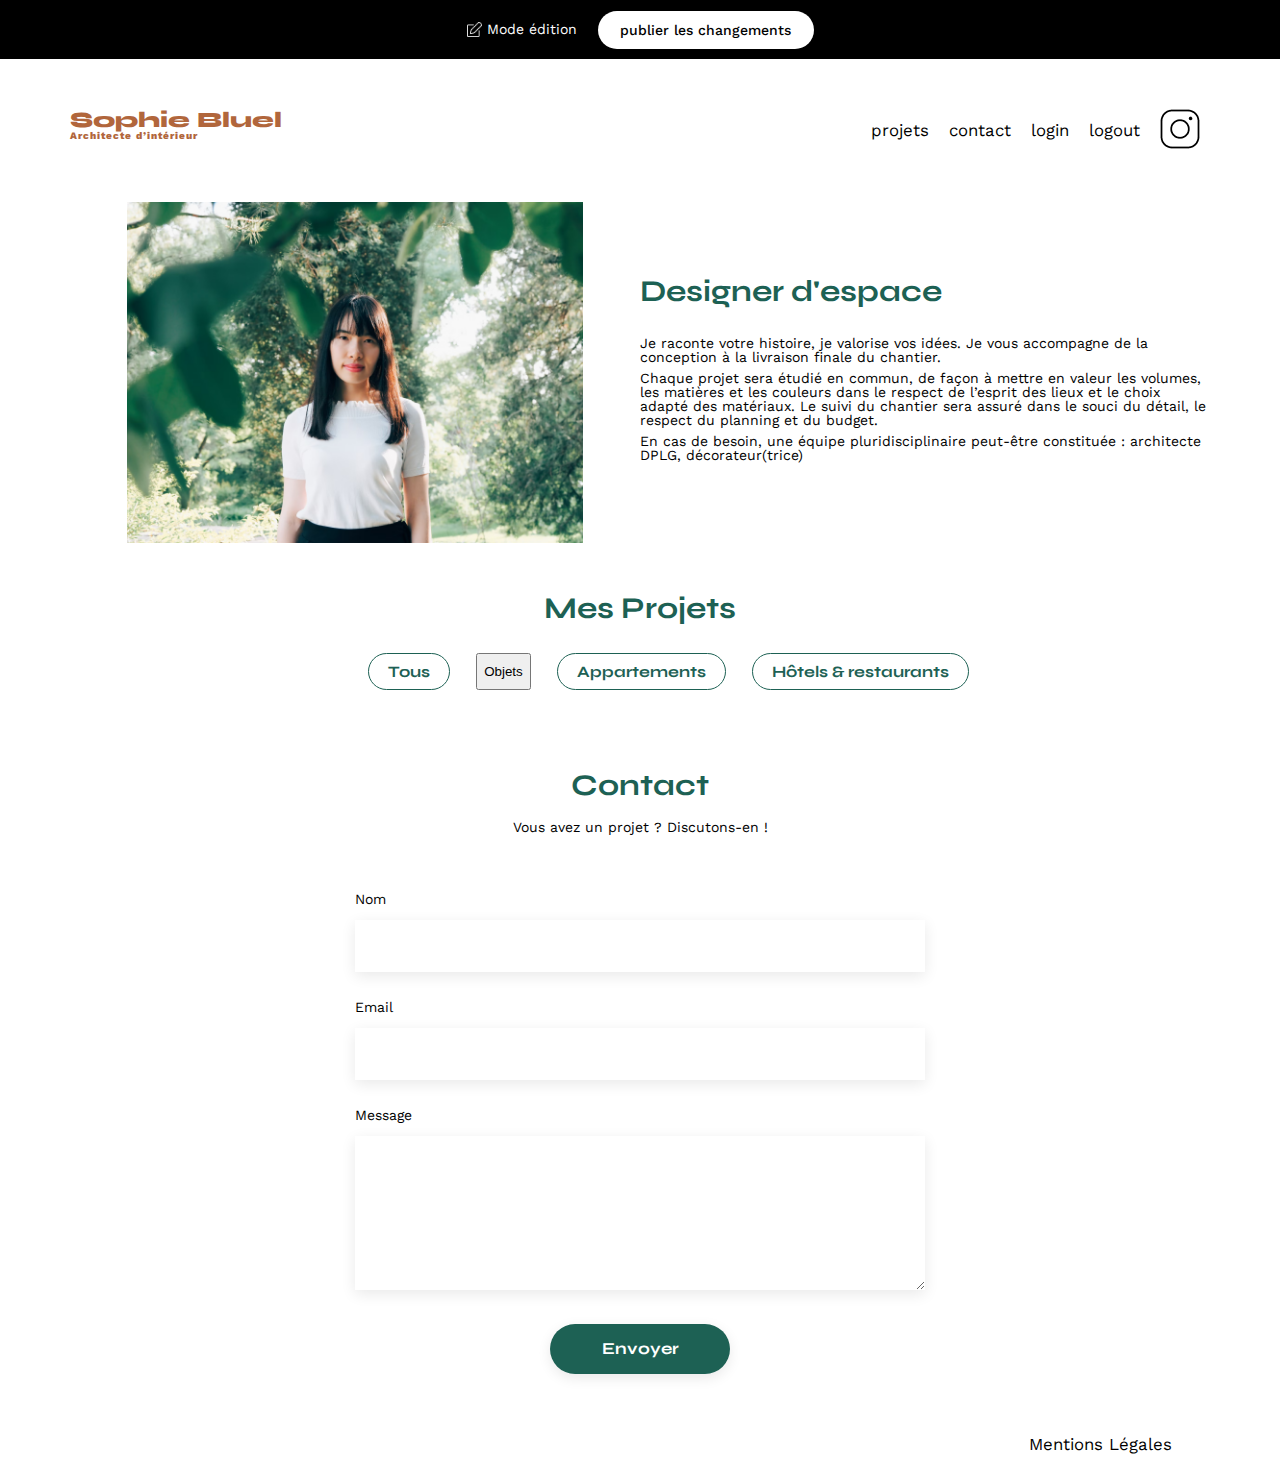
<file: FrontEnd/index.html>
<!DOCTYPE html>
<html lang="fr">

<head>
  <meta charset="UTF-8">
  <title>Sophie Bluel - Architecte d'intérieur</title>
  <meta name="viewport" content="width=device-width, initial-scale=1.0">
  <link rel="preconnect" href="https://fonts.googleapis.com">
  <link rel="preconnect" href="https://fonts.gstatic.com" crossorigin>
  <link href="https://fonts.googleapis.com/css2?family=Syne:wght@700;800&family=Work+Sans&display=swap"
    rel="stylesheet">
  <meta name="description" content="">
  <link rel="stylesheet" href="./assets/style.css">
  <link rel="stylesheet" href="./assets/stylePerso.css">
</head>

<body>
  <div id="edition" class="flex jc-cent ai-cent col-white">
    <div id="mod-edition" class="flex">
      <img src="./assets/icons/modifBlanc.png" alt="">
      <p>Mode édition</p>
    </div>
    <button id="publier-change" class="ff-worksans border">publier les changements</button>
  </div>
  <div id="conteneur">
    <header>
      <div class="en-tete">
        <h1>Sophie Bluel <span>Architecte d’intérieur</span></h1>
        <nav>
          <ul>
            <li><a href="./index.html">projets</a></li>
            <li><a href="#">contact</a></li>
            <li id="lien-login"><a href="./login.html">login</a></li>
            <li id="lien-logout"><a href="./index.html">logout</a></li>
            <li><img src="./assets/icons/instagram.png" alt="Instagram"></li>
          </ul>
        </nav>
      </div>
    </header>

    <main>
      <section id="introduction">
        <figure>
          <img id="photo-profil" src="./assets/images/sophie-bluel.png" alt="">
          <div id="btn-modif-profil">
            <a href="modal-profil" id="modif-profil" class="flex fd-row jc-spabet"><img src="./assets/icons/modif.png"
                class="modif-img" alt="">Modifier</a>
          </div>
        </figure>
        <article>
          <h2>Designer d'espace</h2>
          <p>
            Je raconte votre histoire, je valorise vos idées. Je vous accompagne
            de la conception à la livraison finale du chantier.
          </p>
          <p>
            Chaque projet sera étudié en commun, de façon à mettre en valeur les
            volumes, les matières et les couleurs dans le respect de l’esprit
            des lieux et le choix adapté des matériaux. Le suivi du chantier
            sera assuré dans le souci du détail, le respect du planning et du
            budget.
          </p>
          <p>
            En cas de besoin, une équipe pluridisciplinaire peut-être constituée
            : architecte DPLG, décorateur(trice)
          </p>
        </article>
      </section>
      <section id="portfolio">
        <div id="projets" class="flex jc-cent">
          <h2>Mes Projets</h2>
          <div id="btn-modif-projet">
            <a href="#modal-modif" id="modif-projet" class="flex fd-row jc-spabet"><img src="./assets/icons/modif.png"
                class="modif-img" alt="">Modifier</a>
          </div>
        </div>
        <div id="btn" class="flex jc-spaaro">
          <button class="bouton" data-name="All">Tous</button>
          <button class="boutonn" data-name="Objets">
            Objets
          </button>
          <button class="bouton" data-name="Appartements">
            Appartements
          </button>
          <button class="bouton" data-name="Hotels & restaurants">
            Hôtels & restaurants
          </button>
        </div>
        <div class="gallery">
        </div>
      </section>
      <section id="contact">
        <h2>Contact</h2>
        <p>Vous avez un projet ? Discutons-en !</p>
        <form action="#" method="post">
          <label for="name">Nom</label>
          <input type="text" name="name" id="name">
          <label for="email">Email</label>
          <input type="email" name="email" id="email">
          <label for="message">Message</label>
          <textarea name="message" id="message" cols="30" rows="10"></textarea>
          <input type="submit" value="Envoyer">
        </form>
      </section>
    </main>

    <footer>
      <nav>
        <ul>
          <li>Mentions Légales</li>
        </ul>
      </nav>
    </footer>
  </div>
  <script type="module" src="./script.js"></script>
  <script type="module" src="./scriptAdmin.js"></script>
</body>

</html>
</file>
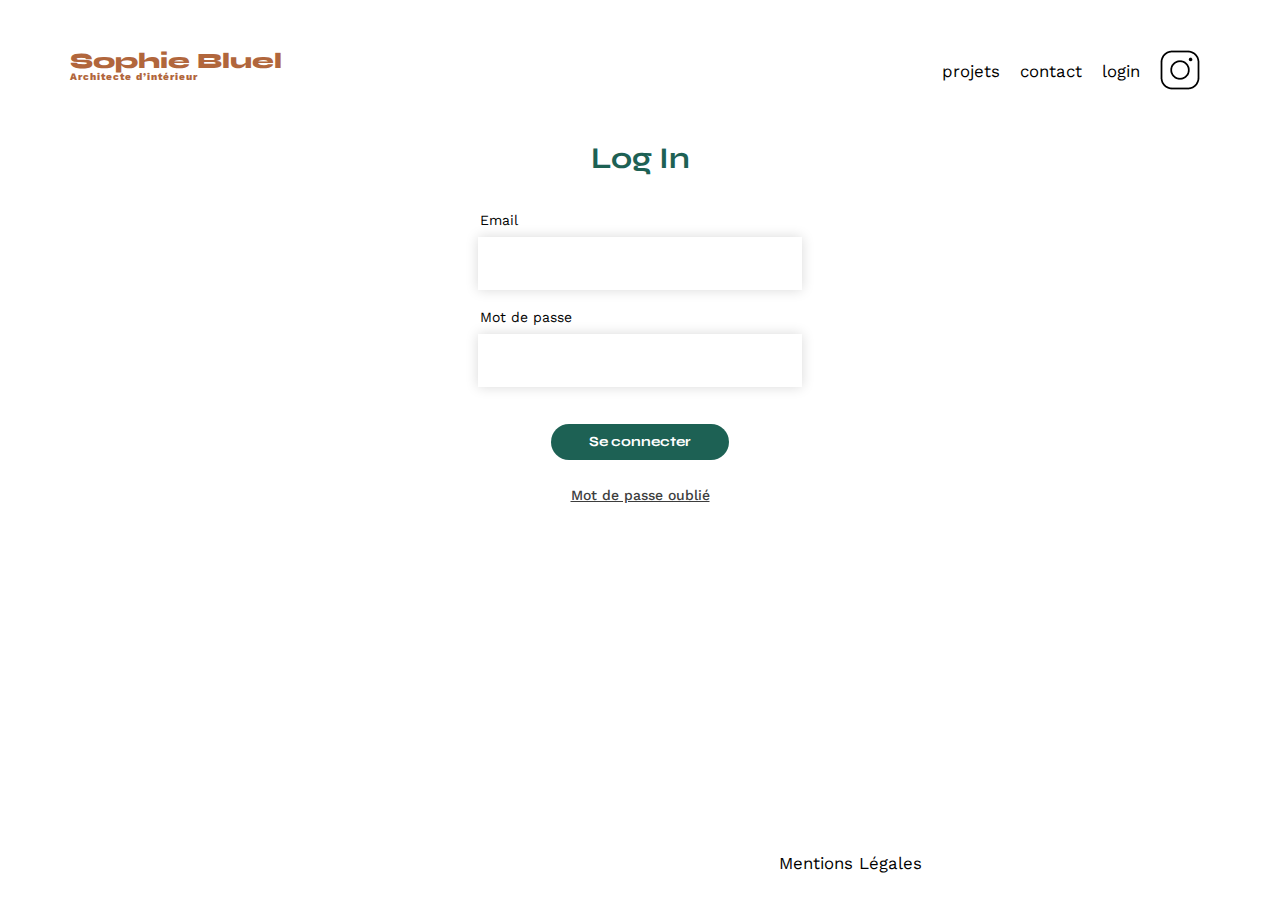
<file: FrontEnd/login.html>
<!DOCTYPE html>
<html lang="fr">

<head>
  <meta charset="UTF-8" />
  <title>Sophie Bluel - Architecte d'intérieur</title>
  <meta name="viewport" content="width=device-width, initial-scale=1.0" />
  <link rel="preconnect" href="https://fonts.googleapis.com" />
  <link rel="preconnect" href="https://fonts.gstatic.com" crossorigin />
  <link href="https://fonts.googleapis.com/css2?family=Syne:wght@700;800&family=Work+Sans&display=swap"
    rel="stylesheet" />
  <meta name="description" content="" />
  <link rel="stylesheet" href="./assets/style.css" />
  <link rel="stylesheet" href="./assets/stylePerso.css" />
</head>

<body>
  <div id="conteneur">
    <header>
      <div class="en-tete">
        <h1>Sophie Bluel <span>Architecte d’intérieur</span></h1>
        <nav>
          <ul>
            <li><a href="./index.html">projets</a></li>
            <li>contact</li>
            <li><a href="./login.html">login</a></li>
            <li><img src="./assets/icons/instagram.png" alt="Instagram" /></li>
          </ul>
        </nav>
      </div>
    </header>
    <main>
      <div id="login" class="flex fd-col ai-cent">
        <h2>Log In</h2>
        <form id="connexion" class="flex fd-col ai-cent" name="connexion" action="" method="POST">
          <label for="email">Email</label>
          <input type="email" name="email" id="mail" class="border" required />
          <label for="password">Mot de passe</label>
          <input type="password" name="password" id="password" class="border" required />
          <input id="btn-connexion" class="ff-syne col-white border" type="submit" name="connexion"
            value="Se connecter" />
        </form>
        <a href="#" id="oublie" class="ff-worksans">Mot de passe oublié</a>
      </div>
    </main>
    <footer id="foot-login">
      <nav>
        <ul>
          <li>Mentions Légales</li>
        </ul>
      </nav>
    </footer>
  </div>
  <script type="module" src="./scriptLogin.js"></script>
</body>

</html>
</file>
<file: FrontEnd/assets/stylePerso.css>
.flex{
  display: flex;
}
.fd-col{
  flex-direction: column
}
.fd-row{
  flex-direction: row;
}
.jc-cent{
  justify-content: center;
}
.jc-spabet{
  justify-content: space-between;
}
.jc-spaaro{
  justify-content: space-around;
}
.jc-fleend{
  justify-content: flex-end;
}
.ai-cent{
  align-items: center;
}
.ff-syne{
  font-family: "Syne", sans-serif;
  font-weight: 700;
  font-size: 14px;
}
.ff-worksans{
  font-family: 'Work Sans';
  font-weight: 500;
  font-size: 14px;
}
.col-white{
  color: #fff;
}
.border{
  border: 0;
}
.background{
  background: #fff;
}
#btn-modif-profil,
#btn-modif-projet {
  display: none;
}
#edition {
  margin-bottom: 10px;
  height: 59px;
  background-color: #000000;
  max-width: 100vw;
}
#edition button {
  width: 216px;
  height: 38px;
  border-radius: 60px;
  background-color: #fff;
}
#mod-edition {
  margin-right: 21px;
}
#edition img {
  margin-right: 5px;
  width: 15px;
}
#modif-profil,
#modif-projet {
  font-weight: 400;
  font-size: 14px;
  width: 80px;
}
#modif-profil img,
#modif-projet img {
  width: 15px;
  margin: 0;
}
#modif-profil {
  margin: 15px 0 0 57px;
}
#modif-projet {
  margin-left: 15px;
  padding-top: 9px;
}

/* Bouton page d'accueille */
#btn {
  width: 55%;
  margin-left: 25%;
  margin-bottom: 30px;
}
.bouton {
  font-family: "Syne";
  font-weight: 700;
  font-size: 16px;
  height: 37px;
  padding: 0 3% 0 3%;
  background-color: #fff;
  color: #1d6154;
  border: 1px #1d6154 solid;
  border-radius: 20px;
}
.bouton:hover {
  background-color: #1d6154;
  color: #fff;
}
figcaption{
  margin-top: 5px;
}

/* Page login */
a {
  text-decoration: none;
  color: #000;
}
li a:hover {
  color: #b1663c;
}
#login {
  width: 40%;
  margin-left: 30%;
}
#connexion {
  width: 70%;
  margin-top: 20px;
}
#connexion label {
  align-items: flex-start;
  width: 100%;
  margin: 20px 0 10px 0;
}
#mail,
#password {
  width: 100%;
  height: 51px;
  box-shadow: 0px 0px 12px #d9d9d9;
}
#btn-connexion {
  margin-top: 37px;
  border-radius: 20px;
  width: 56%;
  height: 36px;
  background-color: #1d6154;
}
#btn-connexion:active {
  background: #0e2f28;
}
#oublie {
  color: #3d3d3d;
  text-decoration: underline;
}
#foot-login {
  bottom: 0;
  left: 0;
  right: 320px;
  position: absolute;
}

/* modal */
.modal {
  position: fixed;
  top: 0;
  left: 0;
  width: 100%;
  height: 100%;
  background: rgba(0, 0, 0, 0.3);
}
.modal-wrapper {
  overflow: auto;
  width: 40%;
  max-width: calc(100vw - 20px);
  max-height: calc(100vh - 20px);
  padding: 30px;
  background: #fff;
  border-radius: 10px;
}
.ferme-modal img, #retour-modal img{
  width: 20px;
}
#titreModal{
  font-weight: 400;
  font-size: 26px;
  font-family: "Work Sans";
}
#titreModal{
  margin-bottom: 46px;
}
#media {
  display: grid;
  grid-template-columns: 1fr 1fr 1fr 1fr 1fr;
  gap: 2%;
  object-fit: cover;
  width: 70%;
  padding: 15px 0 70px 0;
  border-bottom: #b3b3b3 solid 1px;
}
#ajout-photo {
  width: 45%;
  padding: 10px 0 10px 0;
  margin-top: 38px;
  border-radius: 60px;
  background-color: #1d6154;
}
#suppr-galerie {
  color: #d65353;
  margin-top: 23px;
}
 #media img{ 
  width: 90px;
  height: 120px;
}
.fig {
  position: relative;
  margin-bottom: 10px;
}
.div-poubelle, #div-poubelle2{
  background: #000 url("./icons/Vector.png") no-repeat center; 
  border-radius: 2px;
  position: absolute;
  top: 5px;
  bottom: 0;
  right: 0;
  width: 17px;
  height: 17px;
}
.div-poubelle{
  left: 68px;
} 
#div-poubelle2{
  left: 102px;
}
.img-confirmation {
  width: 200px;
  height: 250px;
}

/* Modal ajout */
#retour-fermer{
  width: 100%;
}
#nouvelle-img{
background-color: #E8F1F7;
border-radius: 3px;
width: 63%;
height: 170px;
margin-top: 36px;
}
#nouvelle-img p{
  margin-bottom: 19px;
}
#vierge{
  margin-top: 15px;
  width: 56px;
  height: 58px;
}
#ajouter-photo{
  color: #306685;
  background-color: #CBD6DC;
  border-radius: 50px;
  width: 173px;
  height: 36px;
  text-align: center;
  margin-top: 10px;
}
#form-ajout{
  width: 63%;
  padding: 30px 0 47px 0;
  border-bottom: 1px solid #B3B3B3;
}
#form-ajout label{
  margin-bottom: 10px;
}
#champ-titre, #champ-categorie{
  height: 50px;
  padding-left: 16px;
  box-shadow: 0px 4px 14px rgba(0, 0, 0, 0.09);
}
#champ-titre{
  margin-bottom: 21px;
}
#ajout-valider{
  margin: 31px 0 20px 0;
  width: 40%;
  height: 36px;
  font-family: 'Syne';
  font-weight: 700;
  font-size: 14px;
  background-color: #A7A7A7;
  border-radius: 60px;
}

/* Modal profil */
#img-profil{
  margin-top: 15px;
}
#img-profil img{
  width: 125px;
  height: 100px;
  object-fit: cover;
}
#img-profil{
  display: grid;
  grid-template-columns: 1fr;
}

/* Confirmation */
.ferme-modal {
  width: 20px;
  align-self: end;
}
#confirme-img img{
  width: 200px;
  height: 300px;
  object-fit: cover;
  margin-top: 30px;
}
#btn-confirme{
  width: 60%;
}
#valide-suppr {
  width: 30%;
  padding: 10px 0 10px 0;
  margin-top: 30px;
  border-radius: 60px;
  background-color: #1d6154;
}
#annule-suppr {
  width: 30%;
  padding: 10px 0 10px 0;
  margin-top: 30px;
  border-radius: 60px;
  border: #d65353 2px solid;
  background-color: #d65353;
}
</file>
<file: FrontEnd/assets/style.css>
/* http://meyerweb.com/eric/tools/css/reset/
   v2.0 | 20110126
   License: none (public domain)
*/

html,
body,
div,
span,
applet,
object,
iframe,
h1,
h2,
h3,
h4,
h5,
h6,
p,
blockquote,
pre,
a,
abbr,
acronym,
address,
big,
cite,
code,
del,
dfn,
em,
img,
ins,
kbd,
q,
s,
samp,
small,
strike,
strong,
sub,
sup,
tt,
var,
b,
u,
i,
center,
dl,
dt,
dd,
ol,
ul,
li,
fieldset,
form,
label,
legend,
table,
caption,
tbody,
tfoot,
thead,
tr,
th,
td,
article,
aside,
canvas,
details,
embed,
figure,
figcaption,
footer,
header,
hgroup,
menu,
nav,
output,
ruby,
section,
summary,
time,
mark,
audio,
video {
  margin: 0;
  padding: 0;
  border: 0;
  font-size: 100%;
  font: inherit;
  vertical-align: baseline;
}
/* HTML5 display-role reset for older browsers */
article,
aside,
details,
figcaption,
figure,
footer,
header,
hgroup,
menu,
nav,
section {
  display: block;
}
body {
  line-height: 1;
}
ol,
ul {
  list-style: none;
}
blockquote,
q {
  quotes: none;
}
blockquote:before,
blockquote:after,
q:before,
q:after {
  content: "";
  content: none;
}
table {
  border-collapse: collapse;
  border-spacing: 0;
}
/** end reset css**/
#conteneur{
   max-width: 1140px; 
   margin: auto;
}
body {
  font-family: "Work Sans";
  font-size: 14px;
}
header .en-tete {
  display: flex;
  justify-content: space-between;
  margin: 50px 0;
}
section {
  margin: 50px 0;
}
h1 {
  display: flex;
  flex-direction: column;
  font-family: "Syne";
  font-size: 22px;
  font-weight: 800;
  color: #b1663c;
}
h1 > span {
  font-family: "Work Sans";
  font-size: 10px;
  letter-spacing: 0.1em;
}
h2 {
  font-family: "Syne";
  font-weight: 700;
  font-size: 30px;
  color: #1d6154;
}
nav ul {
  display: flex;
  align-items: center;
  list-style-type: none;
}
nav li {
  padding: 0 10px;
  font-size: 1.2em;
}
li:hover {
  color: #b1663c;
}
#introduction {
  display: flex;
  align-items: center;
}
#introduction figure {
  flex: 1;
}
#photo-profil {
  display: block;
  margin: auto;
  width: 80%;
}
#introduction article {
  flex: 1;
}
#introduction h2 {
  margin-bottom: 1em;
}
#introduction p {
  margin-bottom: 0.5em;
}
#portfolio h2 {
  text-align: center;
  margin-bottom: 1em;
}
.gallery {
  width: 100%;
  display: grid;
  grid-template-columns: 1fr 1fr 1fr;
  grid-column-gap: 20px;
  grid-row-gap: 20px;
}
.gallery img {
  width: 100%;
}
#contact {
  width: 50%;
  margin: auto;
}
#contact > * {
  text-align: center;
}
#contact h2 {
  margin-bottom: 20px;
}
#contact form {
  text-align: left;
  margin-top: 30px;
  display: flex;
  flex-direction: column;
}
#contact input {
  height: 50px;
  font-size: 1.2em;
  border: none;
  box-shadow: 0px 4px 14px rgba(0, 0, 0, 0.09);
}
#contact label {
  margin: 2em 0 1em 0;
}
#contact textarea {
  border: none;
  box-shadow: 0px 4px 14px rgba(0, 0, 0, 0.09);
}
input[type="submit"] {
  font-family: "Syne";
  font-weight: 700;
  color: white;
  background-color: #1d6154;
  margin: 2em auto;
  width: 180px;
  text-align: center;
  border-radius: 60px;
}
footer nav ul {
  display: flex;
  justify-content: flex-end;
  margin: 2em;
}
</file>
